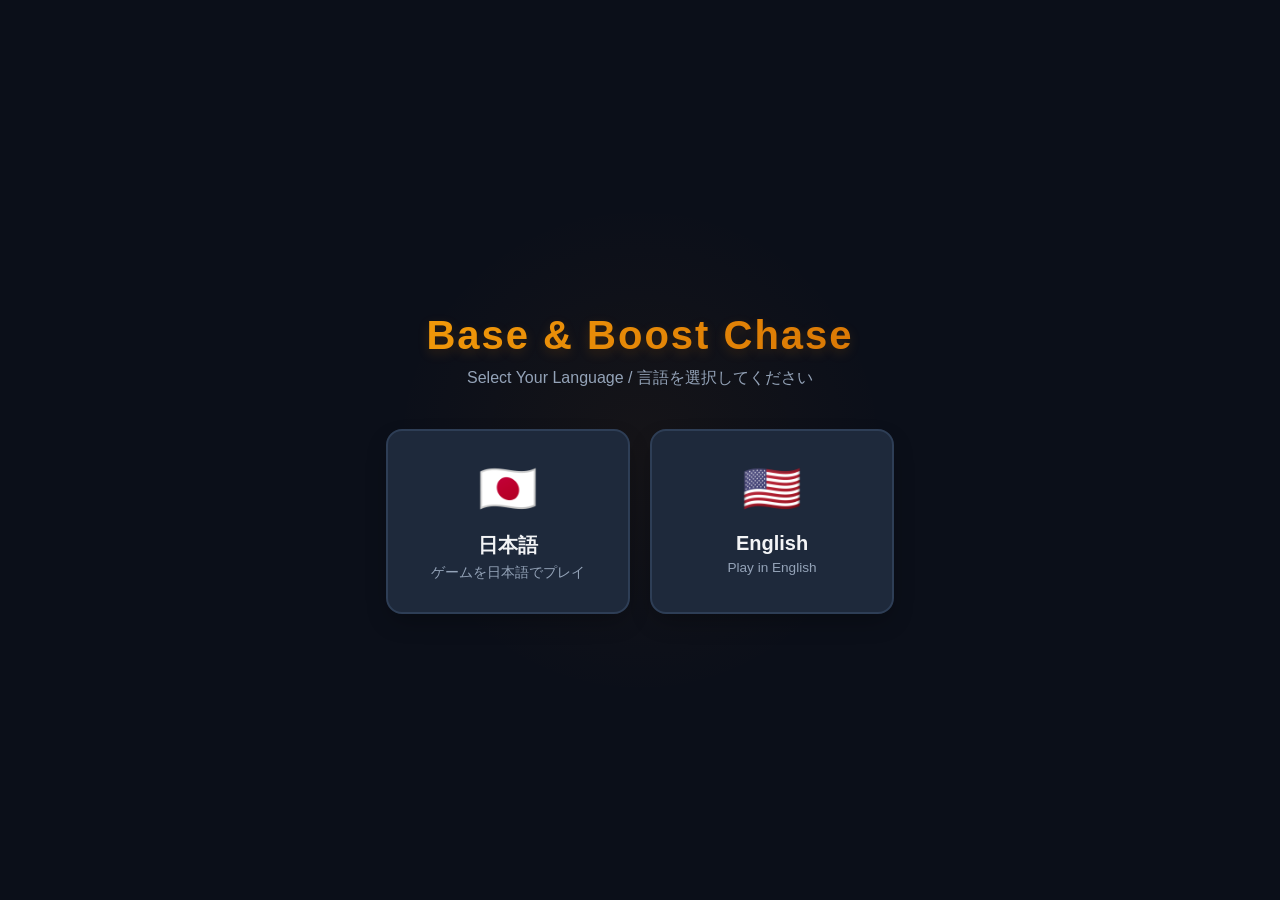
<file: index.html>
<!DOCTYPE html>
<html lang="ja">
<head>
    <meta charset="UTF-8">
    <meta name="viewport" content="width=device-width, initial-scale=1.0">
    <title>Base & Boost Chase - Select Language</title>
    <style>
        :root {
            --bg-color: #0b0f19;
            --text-color: #f3f4f6;
            --accent-color: #d97706;
            --card-bg: #1e293b;
            --card-hover: #334155;
        }

        body {
            font-family: 'Helvetica Neue', Arial, sans-serif;
            background-color: var(--bg-color);
            color: var(--text-color);
            margin: 0;
            display: flex;
            flex-direction: column;
            justify-content: center;
            align-items: center;
            min-height: 100vh;
            overflow: hidden;
        }

        /* ネオンがまたたく背景演出 */
        .background-glow {
            position: absolute;
            width: 500px;
            height: 500px;
            background: radial-gradient(circle, rgba(217, 119, 6, 0.05) 0%, rgba(0,0,0,0) 70%);
            z-index: 1;
        }

        .container {
            position: relative;
            z-index: 2;
            text-align: center;
            max-width: 600px;
            padding: 20px;
        }

        h1 {
            font-size: 2.5rem;
            letter-spacing: 2px;
            margin-bottom: 10px;
            background: linear-gradient(to right, #f59e0b, #d97706);
            -webkit-background-clip: text;
            -webkit-text-fill-color: transparent;
            text-shadow: 0 4px 12px rgba(217, 119, 6, 0.2);
        }

        .subtitle {
            font-size: 1rem;
            color: #94a3b8;
            margin-bottom: 40px;
        }

        .language-options {
            display: flex;
            gap: 20px;
            justify-content: center;
            flex-wrap: wrap;
        }

        .lang-card {
            background-color: var(--card-bg);
            border: 2px solid #2e3e56;
            border-radius: 16px;
            width: 200px;
            padding: 30px 20px;
            text-decoration: none;
            color: var(--text-color);
            transition: all 0.3s cubic-bezier(0.4, 0, 0.2, 1);
            box-shadow: 0 10px 25px -5px rgba(0, 0, 0, 0.3);
            display: flex;
            flex-direction: column;
            align-items: center;
            cursor: pointer;
        }

        .lang-card:hover {
            transform: translateY(-5px);
            border-color: var(--accent-color);
            background-color: var(--card-hover);
            box-shadow: 0 20px 25px -5px rgba(217, 119, 6, 0.15);
        }

        .flag {
            font-size: 3rem;
            margin-bottom: 15px;
        }

        .lang-title {
            font-size: 1.25rem;
            font-weight: bold;
            margin-bottom: 5px;
        }

        .lang-desc {
            font-size: 0.85rem;
            color: #94a3b8;
        }
    </style>
</head>
<body>

    <div class="background-glow"></div>

    <div class="container">
        <h1>Base & Boost Chase</h1>
        <div class="subtitle">Select Your Language / 言語を選択してください</div>

        <div class="language-options">
            <!-- 日本語版へのリンク -->
            <a href="./ja/" class="lang-card">
                <span class="flag">🇯🇵</span>
                <span class="lang-title">日本語</span>
                <span class="lang-desc">ゲームを日本語でプレイ</span>
            </a>

            <!-- 英語版へのリンク -->
            <a href="./en/" class="lang-card">
                <span class="flag">🇺🇸</span>
                <span class="lang-title">English</span>
                <span class="lang-desc">Play in English</span>
            </a>
        </div>
    </div>

</body>
</html>
</file>
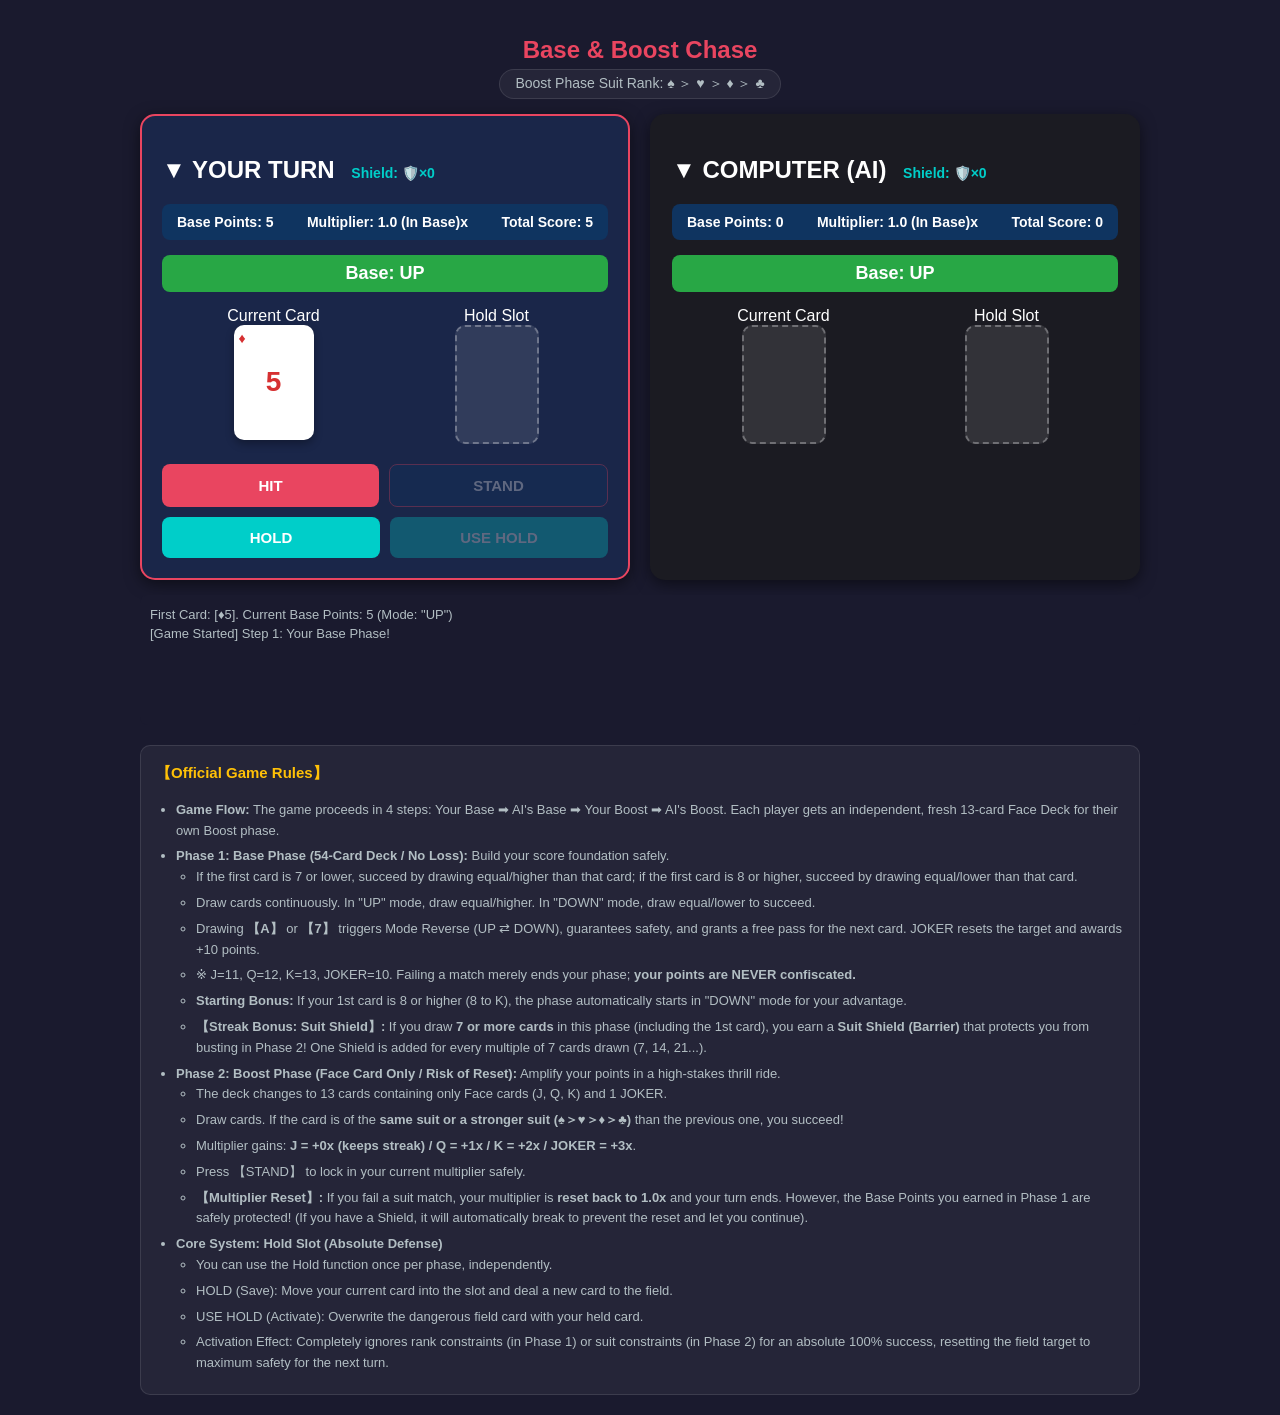
<file: en/index.html>
<!DOCTYPE html>
<html lang="en">
<head>
    <meta charset="UTF-8">
    <meta name="viewport" content="width=device-width, initial-scale=1.0">
    <title>Base & Boost Chase</title>
    <link rel="stylesheet" href="style.css">
    <style>
        .rule-panel {
            margin-top: 20px;
            background-color: rgba(255, 255, 255, 0.05);
            border: 1px solid rgba(255, 255, 255, 0.1);
            border-radius: 10px;
            padding: 15px;
            width: 100%;
            max-width: 1000px;
            box-sizing: border-box;
            font-size: 13px;
            color: #b2bec3;
            line-height: 1.6;
        }
        .rule-panel h3 { margin-top: 0; color: #ffc107; font-size: 15px; }
        .rule-panel ul { margin: 0; padding-left: 20px; }
        .rule-panel li { margin-bottom: 5px; }
        .barrier-log {
            color: #00cec9;
            font-weight: bold;
            font-size: 15px;
            animation: blink 0.5s ease-in-out 3;
            background-color: rgba(0, 206, 201, 0.1);
            padding: 5px;
            border-radius: 5px;
            border-left: 5px solid #00cec9;
        }
        @keyframes blink { 0%, 100% { opacity: 1; } 50% { opacity: 0.4; } }
    </style>
</head>
<body>
    <h1>Base & Boost Chase</h1>
    <div class="suit-rank-guide">Boost Phase Suit Rank: ♠ ＞ ♥ ＞ ♦ ＞ ♣ </div>
    
    <div class="game-layout">
        <!-- Player 1 Panel -->
        <div id="p1-panel" class="player-panel active">
            <h2>▼ YOUR TURN <span id="p1-barrier-display" style="color:#00cec9; font-size:14px; margin-left:10px;">Shield: 🛡️×0</span></h2>
            <div class="status-panel">
                <div>Base Points: <span id="p1-score">0</span></div>
                <div>Multiplier: <span id="p1-multiplier">1.0</span>x</div>
                <div>Total Score: <span id="p1-total">0</span></div>
            </div>
            <div id="p1-banner" class="mode-indicator mode-up">Base Phase: UP</div>
            <div class="board">
                <div class="card-area"><div>Current Card</div><div id="p1-current" class="card empty"></div></div>
                <div class="card-area"><div>Hold Slot<span id="p1-hold-status"></span></div><div id="p1-hold" class="card empty"></div></div>
            </div>
            <div class="controls">
                <div class="btn-row">
                    <button id="p1-btn-hit" class="btn-primary" onclick="handleHit()">HIT</button>
                    <button id="p1-btn-stand" class="btn-secondary" onclick="handleStand()">STAND</button>
                </div>
                <div class="btn-row">
                    <button id="p1-btn-hold" class="btn-hold" onclick="handleHold()">HOLD</button>
                    <button id="p1-btn-use-hold" class="btn-hold" onclick="handleUseHold()">USE HOLD</button>
                </div>
            </div>
        </div>

        <!-- AI Panel -->
        <div id="p2-panel" class="player-panel com-panel">
            <h2>▼ COMPUTER (AI) <span id="p2-barrier-display" style="color:#00cec9; font-size:14px; margin-left:10px;">Shield: 🛡️×0</span></h2>
            <div class="status-panel">
                <div>Base Points: <span id="p2-score">0</span></div>
                <div>Multiplier: <span id="p2-multiplier">1.0</span>x</div>
                <div>Total Score: <span id="p2-total">0</span></div>
            </div>
            <div id="p2-banner" class="mode-indicator mode-up">Base Phase: UP</div>
            <div class="board">
                <div class="card-area"><div>Current Card</div><div id="p2-current" class="card empty"></div></div>
                <div class="card-area"><div>Hold Slot<span id="p2-hold-status"></span></div><div id="p2-hold" class="card empty"></div></div>
            </div>
            <div class="controls" style="visibility: hidden;"><div class="btn-row"><button>HIT</button></div></div>
        </div>
    </div>
    <button id="btn-restart" class="btn-primary" style="display:none; max-width:300px; margin-top:20px;" onclick="location.reload()">PLAY AGAIN</button>
    <div id="log" class="log-panel"></div>

    <!-- English Rule Explanation -->
    <div class="rule-panel">
        <h3>【Official Game Rules】</h3>
        <ul>
            <li><b>Game Flow:</b> The game proceeds in 4 steps: Your Base ➡ AI's Base ➡ Your Boost ➡ AI's Boost. Each player gets an independent, fresh 13-card Face Deck for their own Boost phase.</li>
            <li><b>Phase 1: Base Phase (54-Card Deck / No Loss):</b> Build your score foundation safely.
                <ul>
                    <li>If the first card is 7 or lower, succeed by drawing equal/higher than that card; if the first card is 8 or higher, succeed by drawing equal/lower than that card. </li>
                    <li>Draw cards continuously. In "UP" mode, draw equal/higher. In "DOWN" mode, draw equal/lower to succeed.</li>
                    <li>Drawing <b>【A】</b> or <b>【7】</b> triggers Mode Reverse (UP ⇄ DOWN), guarantees safety, and grants a free pass for the next card. JOKER resets the target and awards +10 points.</li>
                    <li>※ J=11, Q=12, K=13, JOKER=10. Failing a match merely ends your phase; <b>your points are NEVER confiscated.</b></li>
                    <li><b>Starting Bonus:</b> If your 1st card is 8 or higher (8 to K), the phase automatically starts in "DOWN" mode for your advantage.</li>
                    <li><b>【Streak Bonus: Suit Shield】:</b> If you draw <b>7 or more cards</b> in this phase (including the 1st card), you earn a <b>Suit Shield (Barrier)</b> that protects you from busting in Phase 2! One Shield is added for every multiple of 7 cards drawn (7, 14, 21...).</li>
                </ul>
            </li>
            <li><b>Phase 2: Boost Phase (Face Card Only / Risk of Reset):</b> Amplify your points in a high-stakes thrill ride.
                <ul>
                    <li>The deck changes to 13 cards containing only Face cards (J, Q, K) and 1 JOKER.</li>
                    <li>Draw cards. If the card is of the <b>same suit or a stronger suit (♠＞♥＞♦＞♣)</b> than the previous one, you succeed!</li>
                    <li>Multiplier gains: <b>J = +0x (keeps streak) / Q = +1x / K = +2x / JOKER = +3x</b>.</li>
                    <li>Press 【STAND】 to lock in your current multiplier safely.</li>
                    <li><b>【Multiplier Reset】:</b> If you fail a suit match, your multiplier is <b>reset back to 1.0x</b> and your turn ends. However, the Base Points you earned in Phase 1 are safely protected! (If you have a Shield, it will automatically break to prevent the reset and let you continue).</li>
                </ul>
            </li>
            <li><b>Core System: Hold Slot (Absolute Defense)</b> 
                <ul>
                    <li>You can use the Hold function once per phase, independently.</li>
                    <li>HOLD (Save): Move your current card into the slot and deal a new card to the field.</li>
                    <li>USE HOLD (Activate): Overwrite the dangerous field card with your held card.</li>
                    <li>Activation Effect: Completely ignores rank constraints (in Phase 1) or suit constraints (in Phase 2) for an absolute 100% success, resetting the field target to maximum safety for the next turn.</li>
                </ul>
            </li>
        </ul>
    </div>

    <script src="game.js"></script>
</body>
</html>
</file>
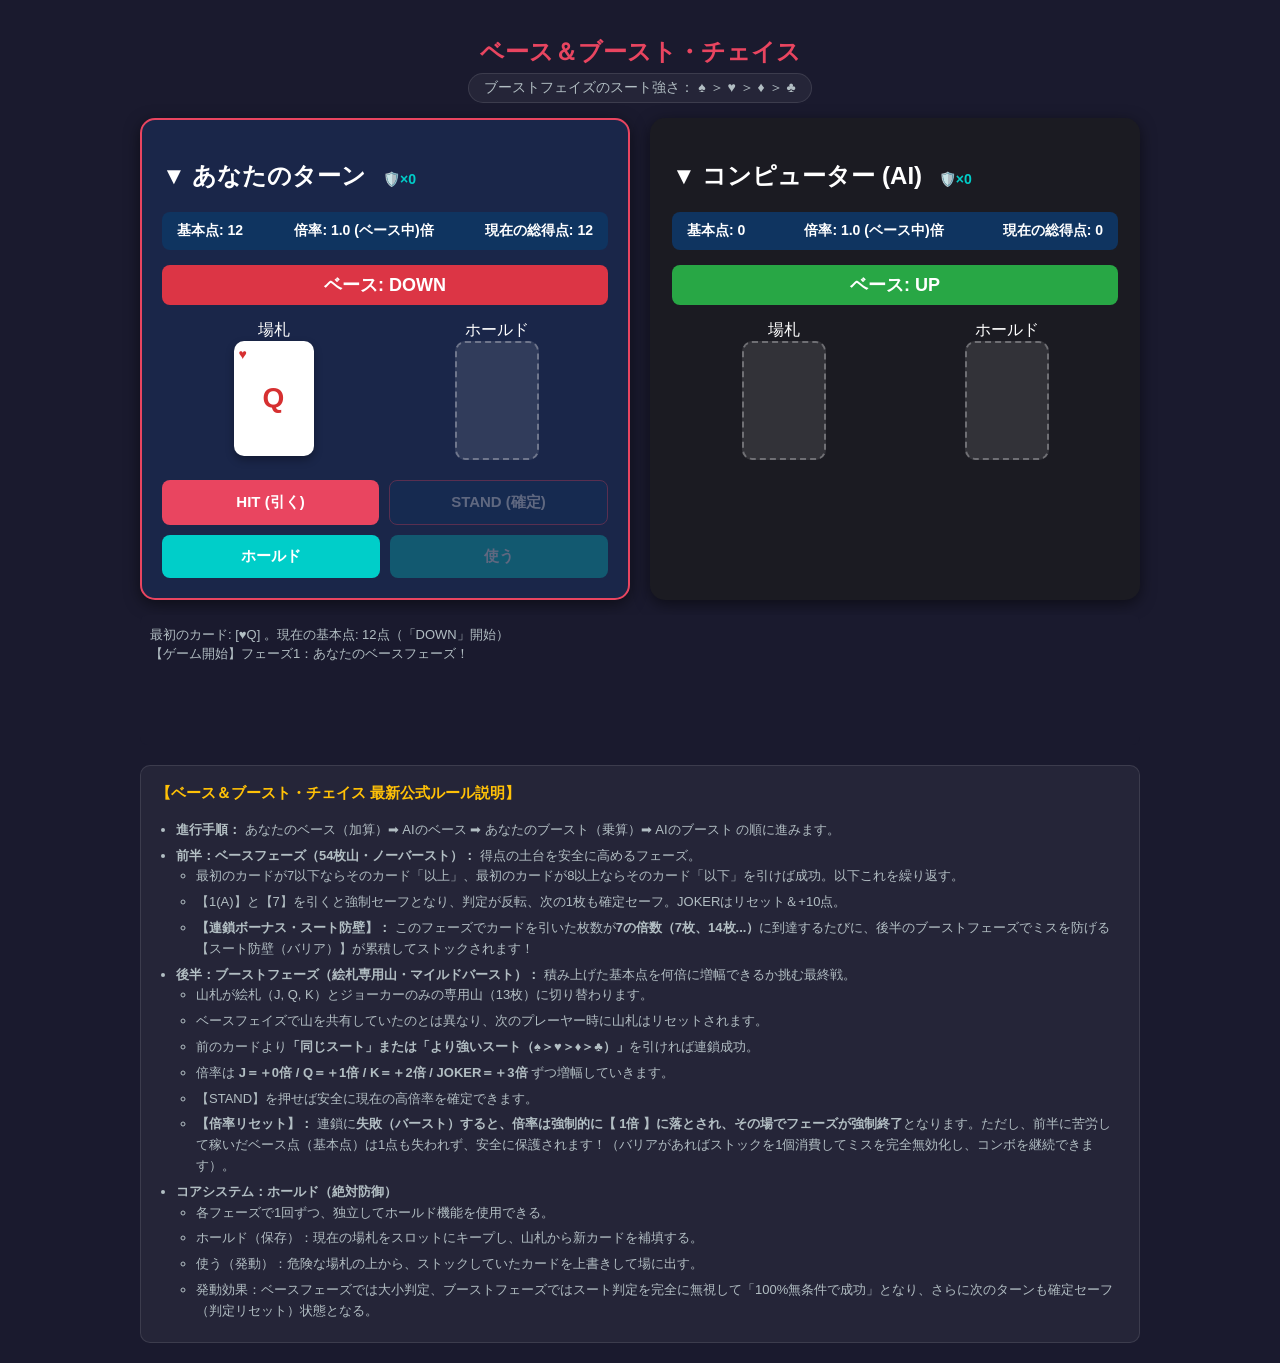
<file: ja/index.html>
<!DOCTYPE html>
<html lang="ja">
<head>
    <meta charset="UTF-8">
    <meta name="viewport" content="width=device-width, initial-scale=1.0">
    <title>ベース＆ブースト・チェイス</title>
    <link rel="stylesheet" href="style.css">
    <style>
        .rule-panel {
            margin-top: 20px;
            background-color: rgba(255, 255, 255, 0.05);
            border: 1px solid rgba(255, 255, 255, 0.1);
            border-radius: 10px;
            padding: 15px;
            width: 100%;
            max-width: 1000px;
            box-sizing: border-box;
            font-size: 13px;
            color: #b2bec3;
            line-height: 1.6;
        }
        .rule-panel h3 { margin-top: 0; color: #ffc107; font-size: 15px; }
        .rule-panel ul { margin: 0; padding-left: 20px; }
        .rule-panel li { margin-bottom: 5px; }
        /* 派手なバリアログ用のスタイル */
        .barrier-log {
            color: #00cec9;
            font-weight: bold;
            font-size: 15px;
            animation: blink 0.5s ease-in-out 3;
            background-color: rgba(0, 206, 201, 0.1);
            padding: 5px;
            border-radius: 5px;
            border-left: 5px solid #00cec9;
        }
        @keyframes blink { 0%, 100% { opacity: 1; } 50% { opacity: 0.4; } }
    </style>
</head>
<body>
    <h1>ベース＆ブースト・チェイス</h1>
    <div class="suit-rank-guide">ブーストフェイズのスート強さ： ♠ ＞ ♥ ＞ ♦ ＞ ♣ </div>
    
    <div class="game-layout">
        <div id="p1-panel" class="player-panel active">
            <h2>▼ あなたのターン <span id="p1-barrier-display" style="color:#00cec9; font-size:14px; margin-left:10px;">🛡️×0</span></h2>
            <div class="status-panel">
                <div>基本点: <span id="p1-score">0</span></div>
                <div>倍率: <span id="p1-multiplier">1.0</span>倍</div>
                <div>現在の総得点: <span id="p1-total">0</span></div>
            </div>
            <div id="p1-banner" class="mode-indicator mode-up">ベース: UP</div>
            <div class="board">
                <div class="card-area"><div>場札</div><div id="p1-current" class="card empty"></div></div>
                <div class="card-area"><div>ホールド<span id="p1-hold-status"></span></div><div id="p1-hold" class="card empty"></div></div>
            </div>
            <div class="controls">
                <div class="btn-row">
                    <button id="p1-btn-hit" class="btn-primary" onclick="handleHit()">HIT (引く)</button>
                    <button id="p1-btn-stand" class="btn-secondary" onclick="handleStand()">STAND (確定)</button>
                </div>
                <div class="btn-row">
                    <button id="p1-btn-hold" class="btn-hold" onclick="handleHold()">ホールド</button>
                    <button id="p1-btn-use-hold" class="btn-hold" onclick="handleUseHold()">使う</button>
                </div>
            </div>
        </div>

        <div id="p2-panel" class="player-panel com-panel">
            <h2>▼ コンピューター (AI) <span id="p2-barrier-display" style="color:#00cec9; font-size:14px; margin-left:10px;">🛡️×0</span></h2>
            <div class="status-panel">
                <div>基本点: <span id="p2-score">0</span></div>
                <div>倍率: <span id="p2-multiplier">1.0</span>倍</div>
                <div>現在の総得点: <span id="p2-total">0</span></div>
            </div>
            <div id="p2-banner" class="mode-indicator mode-up">ベース: UP</div>
            <div class="board">
                <div class="card-area"><div>場札</div><div id="p2-current" class="card empty"></div></div>
                <div class="card-area"><div>ホールド<span id="p2-hold-status"></span></div><div id="p2-hold" class="card empty"></div></div>
            </div>
            <div class="controls" style="visibility: hidden;"><div class="btn-row"><button>HIT</button></div></div>
        </div>
    </div>
    <button id="btn-restart" class="btn-primary" style="display:none; max-width:300px; margin-top:20px;" onclick="location.reload()">もう一度戦う</button>
    <div id="log" class="log-panel"></div>

    <div class="rule-panel">
        <h3>【ベース＆ブースト・チェイス 最新公式ルール説明】</h3>
        <ul>
            <li><b>進行手順：</b> あなたのベース（加算）➡ AIのベース ➡ あなたのブースト（乗算）➡ AIのブースト の順に進みます。</li>
            <li><b>前半：ベースフェーズ（54枚山・ノーバースト）：</b> 得点の土台を安全に高めるフェーズ。
                <ul>
                    <li>最初のカードが7以下ならそのカード「以上」、最初のカードが8以上ならそのカード「以下」を引けば成功。以下これを繰り返す。</li>
                    <li>【1(A)】と【7】を引くと強制セーフとなり、判定が反転、次の1枚も確定セーフ。JOKERはリセット＆+10点。</li>
                    <li><b>【連鎖ボーナス・スート防壁】：</b> このフェーズでカードを引いた枚数が<b>7の倍数（7枚、14枚...）</b>に到達するたびに、後半のブーストフェーズでミスを防げる【スート防壁（バリア）】が累積してストックされます！</li>
                </ul>
            </li>
            <li><b>後半：ブーストフェーズ（絵札専用山・マイルドバースト）：</b> 積み上げた基本点を何倍に増幅できるか挑む最終戦。
                <ul>
                    <li>山札が絵札（J, Q, K）とジョーカーのみの専用山（13枚）に切り替わります。</li>
                    <li>ベースフェイズで山を共有していたのとは異なり、次のプレーヤー時に山札はリセットされます。</li>
                    <li>前のカードより<b>「同じスート」または「より強いスート（♠＞♥＞♦＞♣）」</b>を引ければ連鎖成功。</li>
                    <li>倍率は <b>J＝＋0倍 / Q＝＋1倍 / K＝＋2倍 / JOKER＝＋3倍</b> ずつ増幅していきます。</li>
                    <li>【STAND】を押せば安全に現在の高倍率を確定できます。</li>
                    <li><b>【倍率リセット】：</b> 連鎖に<b>失敗（バースト）すると、倍率は強制的に【 1倍 】に落とされ、その場でフェーズが強制終了</b>となります。ただし、前半に苦労して稼いだベース点（基本点）は1点も失われず、安全に保護されます！（バリアがあればストックを1個消費してミスを完全無効化し、コンボを継続できます）。</li>
                </ul>
            </li>
            <li><b>コアシステム：ホールド（絶対防御）</b> 
                <ul>
                    <li>各フェーズで1回ずつ、独立してホールド機能を使用できる。</li>
                    <li>ホールド（保存）：現在の場札をスロットにキープし、山札から新カードを補填する。</li>
                    <li>使う（発動）：危険な場札の上から、ストックしていたカードを上書きして場に出す。</li>
                    <li>発動効果：ベースフェーズでは大小判定、ブーストフェーズではスート判定を完全に無視して「100%無条件で成功」となり、さらに次のターンも確定セーフ（判定リセット）状態となる。</li>
                </ul>
            </li>
        </ul>
    </div>

    <script src="game.js"></script>
</body>
</html>
</file>
<file: en/style.css>
body { font-family: 'Helvetica Neue', Arial, sans-serif; background-color: #1a1a2e; color: #fff; margin: 0; padding: 20px; display: flex; flex-direction: column; align-items: center; }
h1 { color: #e94560; margin-bottom: 5px; font-size: 24px; text-align: center; }
.suit-rank-guide { font-size: 14px; color: #b2bec3; margin-bottom: 15px; background-color: rgba(255, 255, 255, 0.05); padding: 5px 15px; border-radius: 20px; border: 1px solid rgba(255, 255, 255, 0.1); }
.game-layout { display: flex; gap: 20px; width: 100%; max-width: 1000px; box-sizing: border-box; }
.player-panel { flex: 1; background-color: #16213e; border-radius: 15px; padding: 20px; box-shadow: 0 4px 15px rgba(0,0,0,0.5); box-sizing: border-box; border: 2px solid transparent; }
.player-panel.active { border-color: #e94560; background-color: #1a2649; }
.player-panel.com-panel { background-color: #1b1b22; }
.player-panel.com-panel.active { border-color: #00cec9; background-color: #20202d; }
.status-panel { display: flex; justify-content: space-between; background-color: #0f3460; padding: 10px 15px; border-radius: 8px; margin-bottom: 15px; font-size: 14px; font-weight: bold; }
.mode-indicator { text-align: center; font-size: 18px; font-weight: bold; padding: 8px; border-radius: 8px; margin-bottom: 15px; }
.mode-up { background-color: #28a745; color: white; }
.mode-down { background-color: #dc3545; color: white; }
.mode-shift { background-color: #ffc107; color: #212529; }
.board { display: flex; justify-content: space-around; margin-bottom: 20px; }
.card-area { text-align: center; flex: 1; }
.card-title { font-size: 13px; color: #8395a7; margin-bottom: 5px; }
.card { width: 80px; height: 115px; background-color: white; border-radius: 10px; display: flex; flex-direction: column; justify-content: center; align-items: center; font-size: 28px; font-weight: bold; color: black; box-shadow: 0 4px 8px rgba(0,0,0,0.3); margin: 0 auto; position: relative; }
.card.red { color: #d63031; }
.card.black { color: #2d3436; }
.card.joker { color: #6c5ce7; background: linear-gradient(135deg, #fff, #a29bfe); }
.card.empty { background-color: rgba(255,255,255,0.1); border: 2px dashed rgba(255,255,255,0.3); box-shadow: none; color: transparent; }
.controls { display: flex; flex-direction: column; gap: 10px; }
.btn-row { display: flex; gap: 10px; }
button { flex: 1; padding: 12px; font-size: 15px; font-weight: bold; border: none; border-radius: 8px; cursor: pointer; transition: background-color 0.2s; }
button:disabled { opacity: 0.3; cursor: not-allowed; }
.btn-primary { background-color: #e94560; color: white; }
.btn-secondary { background-color: #0f3460; color: white; border: 1px solid #e94560; }
.btn-hold { background-color: #00cec9; color: white; }
.log-panel { margin-top: 15px; background-color: #1a1a2e; padding: 10px; border-radius: 8px; height: 130px; overflow-y: auto; font-size: 13px; color: #b2bec3; line-height: 1.5; width: 100%; max-width: 1000px; box-sizing: border-box; }
</file>
<file: ja/style.css>
body { font-family: 'Helvetica Neue', Arial, sans-serif; background-color: #1a1a2e; color: #fff; margin: 0; padding: 20px; display: flex; flex-direction: column; align-items: center; }
h1 { color: #e94560; margin-bottom: 5px; font-size: 24px; text-align: center; }
.suit-rank-guide { font-size: 14px; color: #b2bec3; margin-bottom: 15px; background-color: rgba(255, 255, 255, 0.05); padding: 5px 15px; border-radius: 20px; border: 1px solid rgba(255, 255, 255, 0.1); }
.game-layout { display: flex; gap: 20px; width: 100%; max-width: 1000px; box-sizing: border-box; }
.player-panel { flex: 1; background-color: #16213e; border-radius: 15px; padding: 20px; box-shadow: 0 4px 15px rgba(0,0,0,0.5); box-sizing: border-box; border: 2px solid transparent; }
.player-panel.active { border-color: #e94560; background-color: #1a2649; }
.player-panel.com-panel { background-color: #1b1b22; }
.player-panel.com-panel.active { border-color: #00cec9; background-color: #20202d; }
.status-panel { display: flex; justify-content: space-between; background-color: #0f3460; padding: 10px 15px; border-radius: 8px; margin-bottom: 15px; font-size: 14px; font-weight: bold; }
.mode-indicator { text-align: center; font-size: 18px; font-weight: bold; padding: 8px; border-radius: 8px; margin-bottom: 15px; }
.mode-up { background-color: #28a745; color: white; }
.mode-down { background-color: #dc3545; color: white; }
.mode-shift { background-color: #ffc107; color: #212529; }
.board { display: flex; justify-content: space-around; margin-bottom: 20px; }
.card-area { text-align: center; flex: 1; }
.card-title { font-size: 13px; color: #8395a7; margin-bottom: 5px; }
.card { width: 80px; height: 115px; background-color: white; border-radius: 10px; display: flex; flex-direction: column; justify-content: center; align-items: center; font-size: 28px; font-weight: bold; color: black; box-shadow: 0 4px 8px rgba(0,0,0,0.3); margin: 0 auto; position: relative; }
.card.red { color: #d63031; }
.card.black { color: #2d3436; }
.card.joker { color: #6c5ce7; background: linear-gradient(135deg, #fff, #a29bfe); }
.card.empty { background-color: rgba(255,255,255,0.1); border: 2px dashed rgba(255,255,255,0.3); box-shadow: none; color: transparent; }
.controls { display: flex; flex-direction: column; gap: 10px; }
.btn-row { display: flex; gap: 10px; }
button { flex: 1; padding: 12px; font-size: 15px; font-weight: bold; border: none; border-radius: 8px; cursor: pointer; transition: background-color 0.2s; }
button:disabled { opacity: 0.3; cursor: not-allowed; }
.btn-primary { background-color: #e94560; color: white; }
.btn-secondary { background-color: #0f3460; color: white; border: 1px solid #e94560; }
.btn-hold { background-color: #00cec9; color: white; }
.log-panel { margin-top: 15px; background-color: #1a1a2e; padding: 10px; border-radius: 8px; height: 130px; overflow-y: auto; font-size: 13px; color: #b2bec3; line-height: 1.5; width: 100%; max-width: 1000px; box-sizing: border-box; }
</file>
